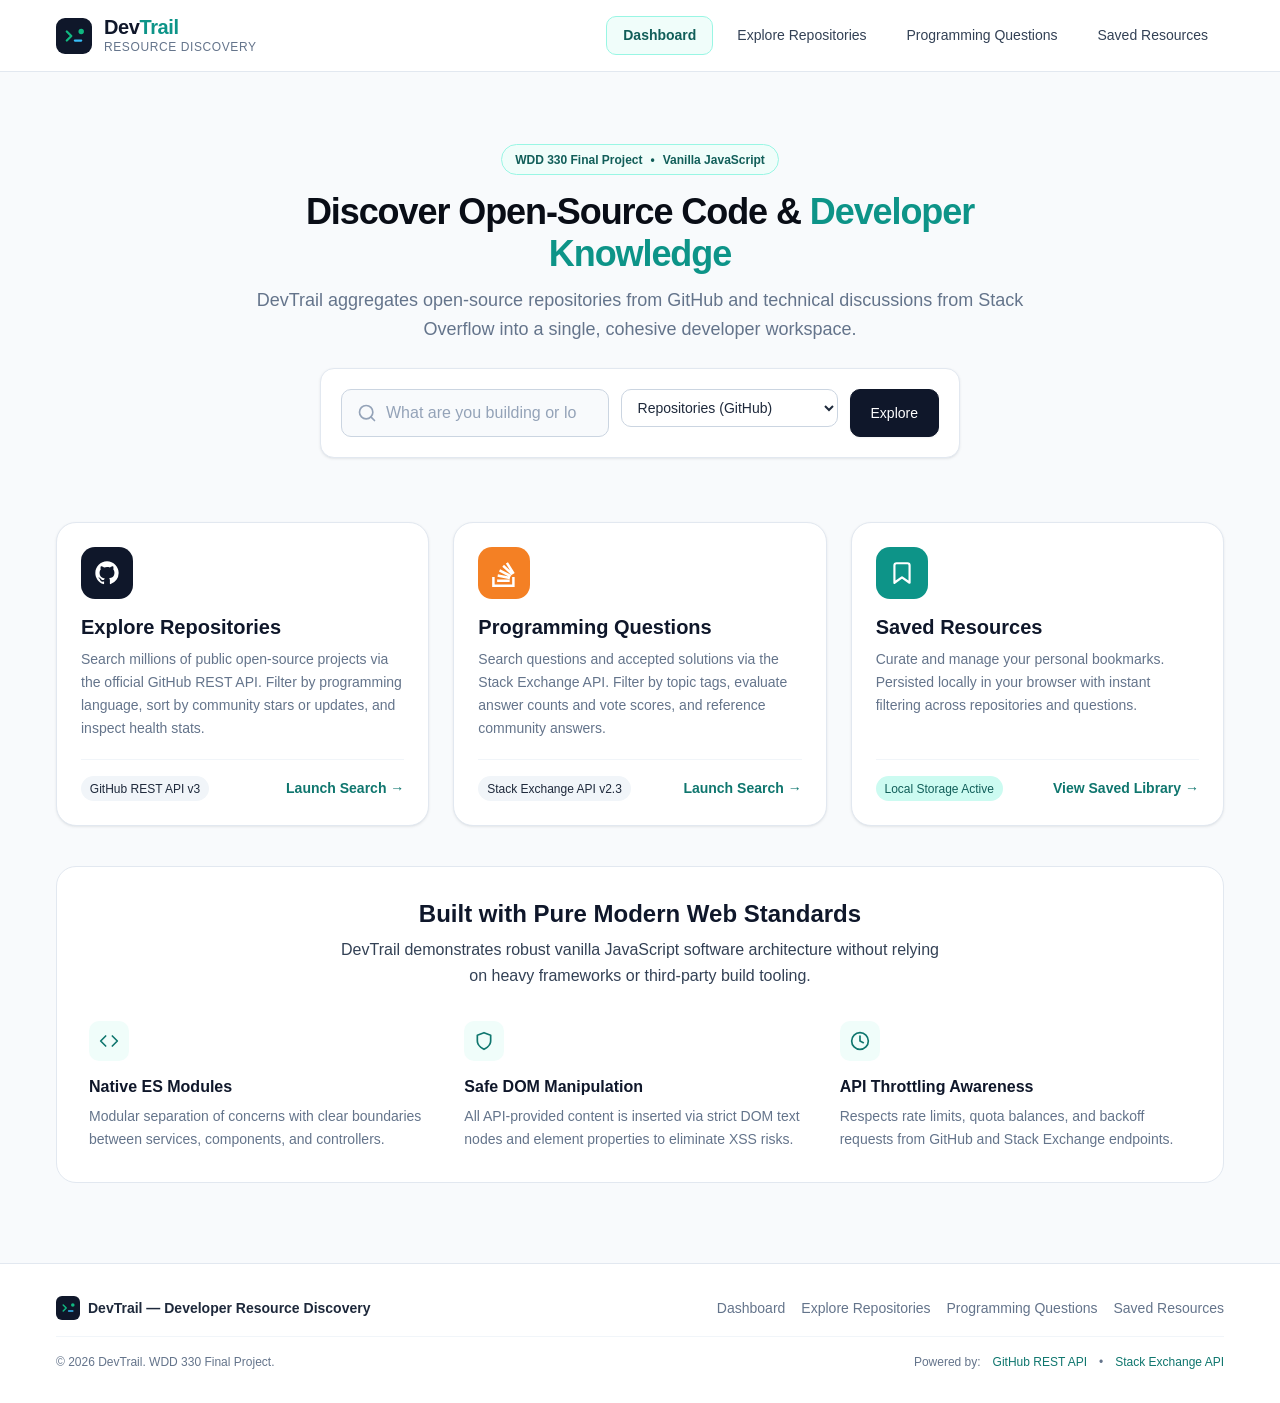
<file: index.html>
<!DOCTYPE html>
<html lang="en">
<head>
  <meta charset="UTF-8">
  <meta name="viewport" content="width=device-width, initial-scale=1.0">
  <meta name="description" content="DevTrail — Discover open-source repositories and programming solutions via GitHub and Stack Overflow APIs.">
  <title>DevTrail — Developer Resource Discovery</title>
  <link rel="icon" type="image/svg+xml" href="assets/images/favicon.svg">
  <link rel="stylesheet" href="css/styles.css">
</head>
<body>
  <!-- Shared Navigation Header (Rendered by JS Component) -->
  <header id="site-header" class="site-header"></header>

  <!-- Main Content Area -->
  <main id="main-content" class="main-content">
    <div class="app-container">

      <!-- Hero Section -->
      <section class="hero-section" aria-labelledby="hero-title">
        <div class="hero-pill">
          <span>WDD 330 Final Project</span>
          <span>•</span>
          <span>Vanilla JavaScript</span>
        </div>
        <h1 id="hero-title" class="hero-title">
          Discover Open-Source Code &amp; <span class="gradient-text">Developer Knowledge</span>
        </h1>
        <p class="hero-description">
          DevTrail aggregates open-source repositories from GitHub and technical discussions from Stack Overflow into a single, cohesive developer workspace.
        </p>

        <!-- Quick Search Form -->
        <div class="search-filter-card" style="max-width: 640px; margin: 0 auto var(--space-8);">
          <form id="hero-quick-search-form" class="search-form" role="search" aria-label="Quick Resource Discovery">
            <div class="search-input-row">
              <div class="search-field-wrap">
                <label for="hero-query-input" class="sr-only">Search keyword</label>
                <span class="search-field-icon" aria-hidden="true">
                  <svg xmlns="http://www.w3.org/2000/svg" viewBox="0 0 24 24" width="20" height="20" fill="none" stroke="currentColor" stroke-width="2" stroke-linecap="round" stroke-linejoin="round">
                    <circle cx="11" cy="11" r="8"></circle>
                    <line x1="21" y1="21" x2="16.65" y2="16.65"></line>
                  </svg>
                </span>
                <input
                  type="search"
                  id="hero-query-input"
                  class="form-input"
                  placeholder="What are you building or looking for? (e.g. javascript, async await, algorithms)..."
                  aria-label="Search term"
                  required
                >
              </div>
              <label for="hero-target-select" class="sr-only">Discovery Target</label>
              <select id="hero-target-select" class="form-select" aria-label="Select resource type">
                <option value="repositories">Repositories (GitHub)</option>
                <option value="questions">Questions (Stack Overflow)</option>
              </select>
              <button type="submit" class="btn btn-primary btn-search">
                Explore
              </button>
            </div>
          </form>
        </div>
      </section>

      <!-- Prominent Discovery Portals -->
      <section class="dashboard-portals" aria-label="Main Discovery Portals">
        
        <!-- Portal: Repositories -->
        <article class="portal-card">
          <div class="portal-icon-box repo-box" aria-hidden="true">
            <svg xmlns="http://www.w3.org/2000/svg" viewBox="0 0 24 24" width="28" height="28" fill="currentColor">
              <path fill-rule="evenodd" clip-rule="evenodd" d="M12 2C6.477 2 2 6.484 2 12.017c0 4.425 2.865 8.18 6.839 9.504.5.092.682-.217.682-.483 0-.237-.008-.868-.013-1.703-2.782.605-3.369-1.343-3.369-1.343-.454-1.158-1.11-1.466-1.11-1.466-.908-.62.069-.608.069-.608 1.003.07 1.53 1.032 1.53 1.032.892 1.53 2.341 1.088 2.91.832.092-.647.35-1.088.636-1.338-2.22-.253-4.555-1.113-4.555-4.951 0-1.093.39-1.988 1.029-2.688-.103-.253-.446-1.272.098-2.65 0 0 .84-.27 2.75 1.026A9.564 9.564 0 0112 6.844c.85.004 1.705.115 2.504.337 1.909-1.296 2.747-1.027 2.747-1.027.546 1.379.202 2.398.1 2.651.64.7 1.028 1.595 1.028 2.688 0 3.848-2.339 4.695-4.566 4.943.359.309.678.92.678 1.855 0 1.338-.012 2.419-.012 2.747 0 .268.18.58.688.482A10.019 10.019 0 0022 12.017C22 6.484 17.522 2 12 2z"></path>
            </svg>
          </div>
          <h2 class="portal-title">Explore Repositories</h2>
          <p class="portal-desc">
            Search millions of public open-source projects via the official GitHub REST API. Filter by programming language, sort by community stars or updates, and inspect health stats.
          </p>
          <div class="portal-meta">
            <span class="badge badge-navy">GitHub REST API v3</span>
            <a href="repositories.html" class="portal-link-text">
              Launch Search &rarr;
            </a>
          </div>
        </article>

        <!-- Portal: Programming Questions -->
        <article class="portal-card">
          <div class="portal-icon-box question-box" aria-hidden="true">
            <svg xmlns="http://www.w3.org/2000/svg" viewBox="0 0 24 24" width="28" height="28" fill="currentColor">
              <path d="M18.986 21.865v-6.408h2.134V24H1.845v-8.543h2.133v6.408h15.008zM6.111 19.731H16.85v-2.134H6.111v2.134zm.278-4.542l10.457 2.193.44-2.088-10.457-2.193-.44 2.088zm1.31-4.484l9.535 4.887.973-1.898-9.535-4.887-.973 1.898zm2.846-4.148l7.842 7.278 1.439-1.55-7.842-7.278-1.439 1.55zm4.846-3.839l-1.802 1.107 5.766 9.387 1.802-1.107-5.766-9.387z"/>
            </svg>
          </div>
          <h2 class="portal-title">Programming Questions</h2>
          <p class="portal-desc">
            Search questions and accepted solutions via the Stack Exchange API. Filter by topic tags, evaluate answer counts and vote scores, and reference community answers.
          </p>
          <div class="portal-meta">
            <span class="badge badge-navy">Stack Exchange API v2.3</span>
            <a href="questions.html" class="portal-link-text">
              Launch Search &rarr;
            </a>
          </div>
        </article>

        <!-- Portal: Saved Resources -->
        <article class="portal-card">
          <div class="portal-icon-box saved-box" aria-hidden="true">
            <svg xmlns="http://www.w3.org/2000/svg" viewBox="0 0 24 24" width="26" height="26" fill="none" stroke="currentColor" stroke-width="2" stroke-linecap="round" stroke-linejoin="round">
              <path d="M19 21l-7-5-7 5V5a2 2 0 0 1 2-2h10a2 2 0 0 1 2 2z"></path>
            </svg>
          </div>
          <h2 class="portal-title">Saved Resources</h2>
          <p class="portal-desc">
            Curate and manage your personal bookmarks. Persisted locally in your browser with instant filtering across repositories and questions.
          </p>
          <div class="portal-meta">
            <span class="badge badge-mint">Local Storage Active</span>
            <a href="saved.html" class="portal-link-text">
              View Saved Library &rarr;
            </a>
          </div>
        </article>

      </section>

      <!-- Architecture & Design Highlights -->
      <section class="features-section" aria-labelledby="features-heading">
        <div class="section-header">
          <h2 id="features-heading" class="section-title">Built with Pure Modern Web Standards</h2>
          <p>
            DevTrail demonstrates robust vanilla JavaScript software architecture without relying on heavy frameworks or third-party build tooling.
          </p>
        </div>

        <div class="features-grid">
          <div class="feature-item">
            <div class="feature-icon-circle" aria-hidden="true">
              <svg xmlns="http://www.w3.org/2000/svg" viewBox="0 0 24 24" width="20" height="20" fill="none" stroke="currentColor" stroke-width="2" stroke-linecap="round" stroke-linejoin="round">
                <polyline points="16 18 22 12 16 6"></polyline>
                <polyline points="8 6 2 12 8 18"></polyline>
              </svg>
            </div>
            <h3 class="feature-title">Native ES Modules</h3>
            <p class="feature-desc">Modular separation of concerns with clear boundaries between services, components, and controllers.</p>
          </div>

          <div class="feature-item">
            <div class="feature-icon-circle" aria-hidden="true">
              <svg xmlns="http://www.w3.org/2000/svg" viewBox="0 0 24 24" width="20" height="20" fill="none" stroke="currentColor" stroke-width="2" stroke-linecap="round" stroke-linejoin="round">
                <path d="M12 22s8-4 8-10V5l-8-3-8 3v7c0 6 8 10 8 10z"></path>
              </svg>
            </div>
            <h3 class="feature-title">Safe DOM Manipulation</h3>
            <p class="feature-desc">All API-provided content is inserted via strict DOM text nodes and element properties to eliminate XSS risks.</p>
          </div>

          <div class="feature-item">
            <div class="feature-icon-circle" aria-hidden="true">
              <svg xmlns="http://www.w3.org/2000/svg" viewBox="0 0 24 24" width="20" height="20" fill="none" stroke="currentColor" stroke-width="2" stroke-linecap="round" stroke-linejoin="round">
                <circle cx="12" cy="12" r="10"></circle>
                <polyline points="12 6 12 12 16 14"></polyline>
              </svg>
            </div>
            <h3 class="feature-title">API Throttling Awareness</h3>
            <p class="feature-desc">Respects rate limits, quota balances, and backoff requests from GitHub and Stack Exchange endpoints.</p>
          </div>
        </div>
      </section>

    </div>
  </main>

  <!-- Shared Footer (Rendered by JS Component) -->
  <footer id="site-footer" class="site-footer"></footer>

  <!-- Page Controller Module -->
  <script type="module" src="js/modules/dashboard-page.js"></script>
</body>
</html>
</file>
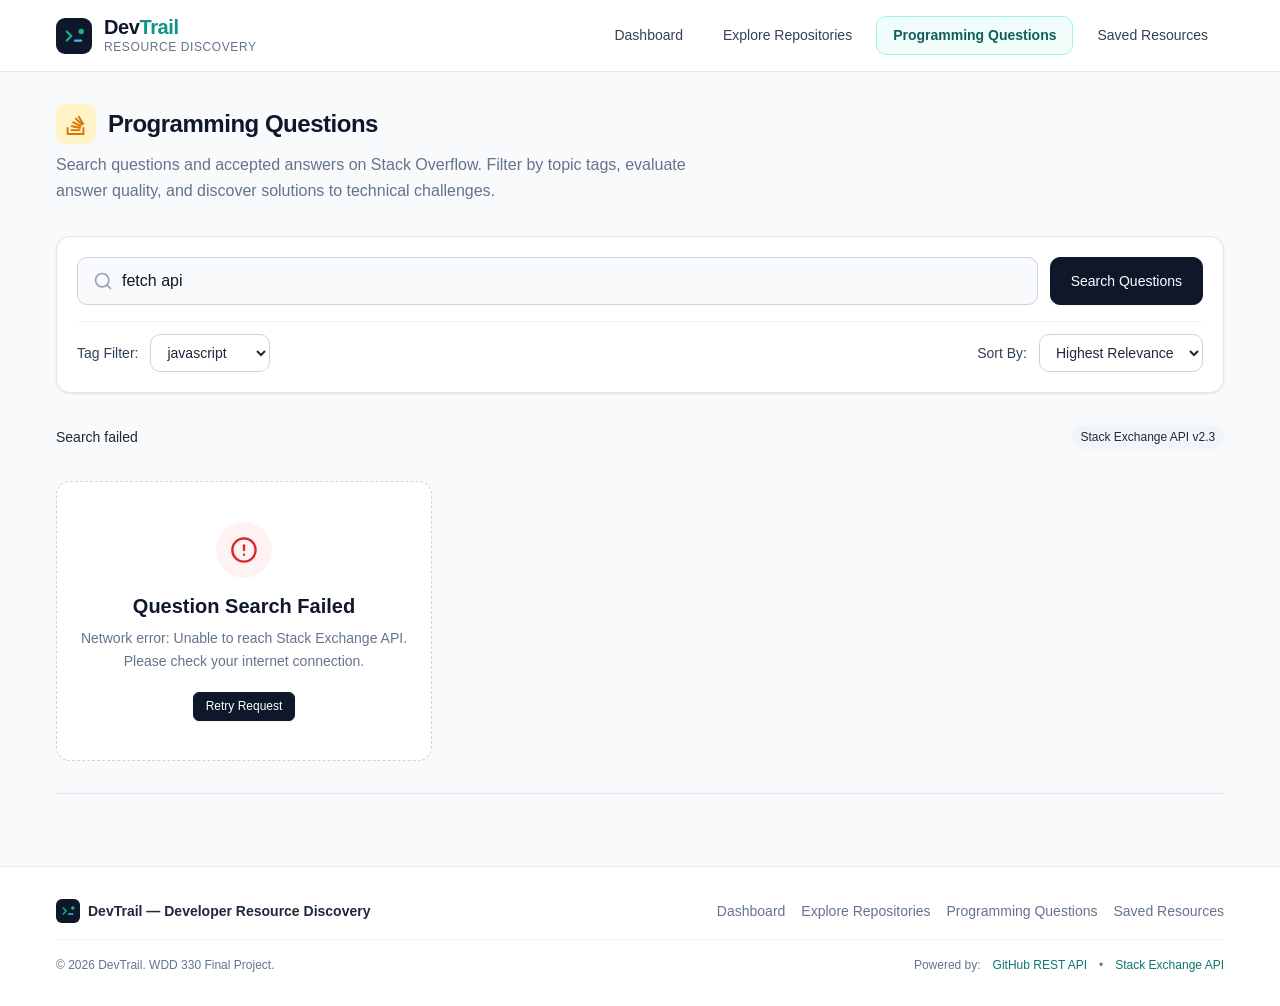
<file: questions.html>
<!DOCTYPE html>
<html lang="en">
<head>
  <meta charset="UTF-8">
  <meta name="viewport" content="width=device-width, initial-scale=1.0">
  <meta name="description" content="Discover programming questions, discussions, and accepted answers via the Stack Exchange API on Stack Overflow.">
  <title>Programming Questions — DevTrail</title>
  <link rel="icon" type="image/svg+xml" href="assets/images/favicon.svg">
  <link rel="stylesheet" href="css/styles.css">
</head>
<body>
  <!-- Shared Navigation Header -->
  <header id="site-header" class="site-header"></header>

  <!-- Main Content -->
  <main id="main-content" class="main-content">
    <div class="app-container">

      <!-- Page Header -->
      <header class="page-header">
        <div class="page-header-top">
          <div class="page-header-icon" aria-hidden="true" style="background-color: #FEF3C7; color: #D97706;">
            <svg xmlns="http://www.w3.org/2000/svg" viewBox="0 0 24 24" width="22" height="22" fill="currentColor">
              <path d="M18.986 21.865v-6.408h2.134V24H1.845v-8.543h2.133v6.408h15.008zM6.111 19.731H16.85v-2.134H6.111v2.134zm.278-4.542l10.457 2.193.44-2.088-10.457-2.193-.44 2.088zm1.31-4.484l9.535 4.887.973-1.898-9.535-4.887-.973 1.898zm2.846-4.148l7.842 7.278 1.439-1.55-7.842-7.278-1.439 1.55zm4.846-3.839l-1.802 1.107 5.766 9.387 1.802-1.107-5.766-9.387z"/>
            </svg>
          </div>
          <h1 class="page-title">Programming Questions</h1>
        </div>
        <p class="page-subtitle">
          Search questions and accepted answers on Stack Overflow. Filter by topic tags, evaluate answer quality, and discover solutions to technical challenges.
        </p>
      </header>

      <!-- Search & Filter Card -->
      <section class="search-filter-card" aria-label="Question Search Filters">
        <form id="question-search-form" class="search-form" role="search">
          <div class="search-input-row">
            <div class="search-field-wrap">
              <label for="question-query-input" class="sr-only">Search questions</label>
              <span class="search-field-icon" aria-hidden="true">
                <svg xmlns="http://www.w3.org/2000/svg" viewBox="0 0 24 24" width="20" height="20" fill="none" stroke="currentColor" stroke-width="2" stroke-linecap="round" stroke-linejoin="round">
                  <circle cx="11" cy="11" r="8"></circle>
                  <line x1="21" y1="21" x2="16.65" y2="16.65"></line>
                </svg>
              </span>
              <input
                type="search"
                id="question-query-input"
                class="form-input"
                placeholder="Search questions (e.g. promise all error handling, event delegation, flexbox center)..."
                aria-label="Question search keyword"
              >
            </div>
            <button type="submit" class="btn btn-primary btn-search">
              Search Questions
            </button>
          </div>

          <div class="filter-row">
            <div class="filter-group">
              <label for="question-tag-select" class="filter-label">Tag Filter:</label>
              <select id="question-tag-select" class="form-select">
                <option value="">All Tags</option>
                <option value="javascript">javascript</option>
                <option value="typescript">typescript</option>
                <option value="python">python</option>
                <option value="html">html</option>
                <option value="css">css</option>
                <option value="reactjs">reactjs</option>
                <option value="node.js">node.js</option>
                <option value="dom">dom</option>
                <option value="api">api</option>
                <option value="async-await">async-await</option>
                <option value="git">git</option>
                <option value="sql">sql</option>
              </select>
            </div>

            <div class="filter-group">
              <label for="question-sort-select" class="filter-label">Sort By:</label>
              <select id="question-sort-select" class="form-select">
                <option value="relevance">Highest Relevance</option>
                <option value="votes">Highest Votes</option>
                <option value="activity">Recent Activity</option>
                <option value="creation">Newest First</option>
              </select>
            </div>
          </div>
        </form>
      </section>

      <!-- Feedback & Status Bar -->
      <div class="search-feedback-bar" aria-live="polite">
        <span id="question-results-count" class="results-count">Preparing question search...</span>
        <span id="question-quota-badge" class="badge badge-navy">Stack Exchange API v2.3</span>
      </div>

      <!-- Results Grid -->
      <section id="question-results-grid" class="resource-grid" aria-label="Question Search Results">
        <!-- Rendered dynamically by question-page.js -->
      </section>

      <!-- Pagination Controls -->
      <nav id="question-pagination" class="pagination-controls" aria-label="Question search pagination">
        <!-- Rendered dynamically by question-page.js -->
      </nav>

    </div>
  </main>

  <!-- Shared Footer -->
  <footer id="site-footer" class="site-footer"></footer>

  <!-- Page Controller Module -->
  <script type="module" src="js/modules/question-page.js"></script>
</body>
</html>
</file>
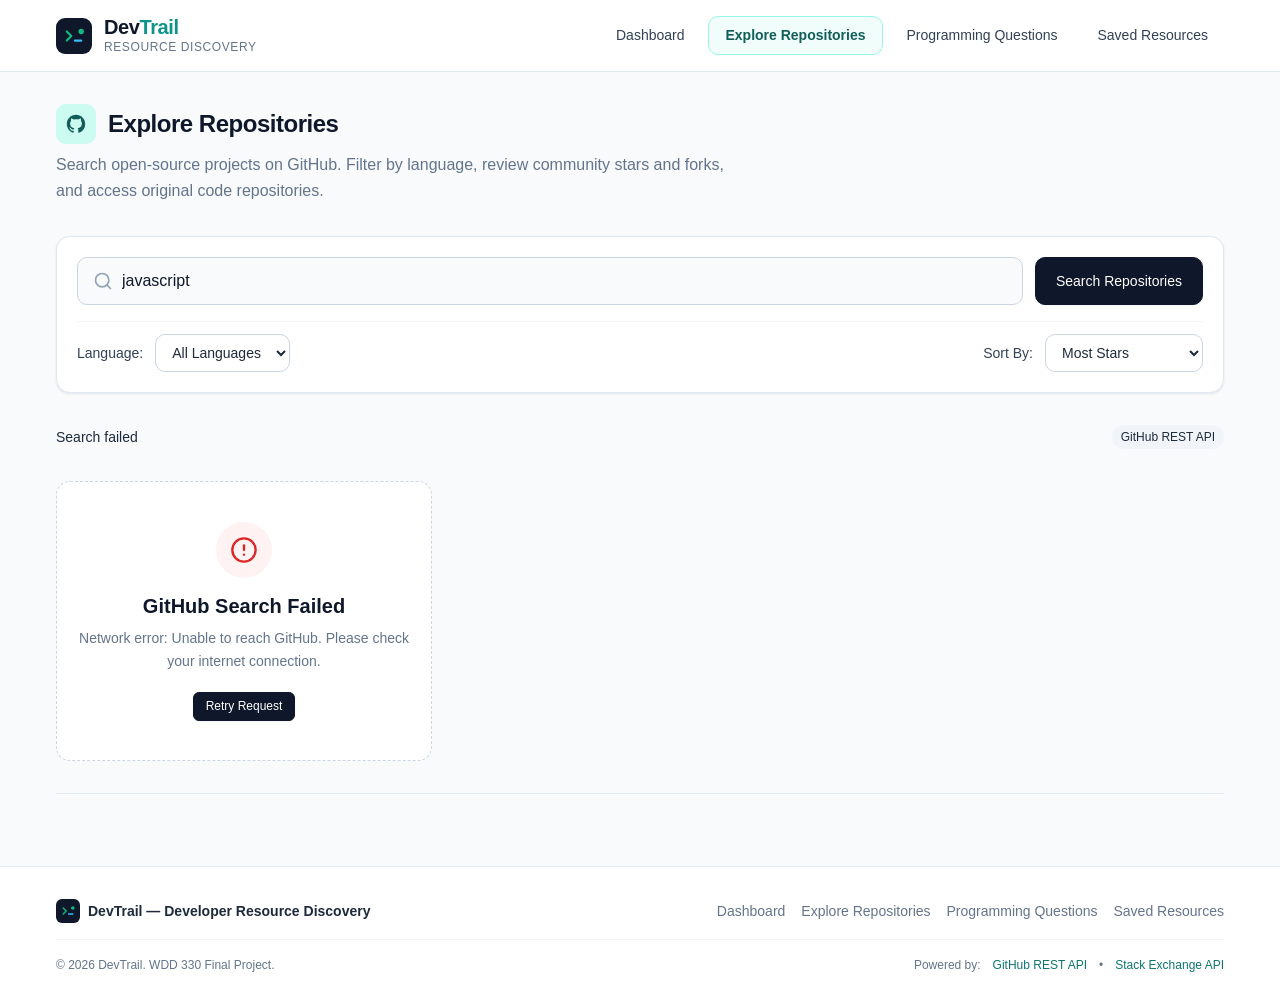
<file: repositories.html>
<!DOCTYPE html>
<html lang="en">
<head>
  <meta charset="UTF-8">
  <meta name="viewport" content="width=device-width, initial-scale=1.0">
  <meta name="description" content="Search public open-source repositories on GitHub. Filter by programming language, evaluate stars and forks.">
  <title>Explore Repositories — DevTrail</title>
  <link rel="icon" type="image/svg+xml" href="assets/images/favicon.svg">
  <link rel="stylesheet" href="css/styles.css">
</head>
<body>
  <!-- Shared Navigation Header -->
  <header id="site-header" class="site-header"></header>

  <!-- Main Content -->
  <main id="main-content" class="main-content">
    <div class="app-container">

      <!-- Page Header -->
      <header class="page-header">
        <div class="page-header-top">
          <div class="page-header-icon" aria-hidden="true">
            <svg xmlns="http://www.w3.org/2000/svg" viewBox="0 0 24 24" width="22" height="22" fill="currentColor">
              <path fill-rule="evenodd" clip-rule="evenodd" d="M12 2C6.477 2 2 6.484 2 12.017c0 4.425 2.865 8.18 6.839 9.504.5.092.682-.217.682-.483 0-.237-.008-.868-.013-1.703-2.782.605-3.369-1.343-3.369-1.343-.454-1.158-1.11-1.466-1.11-1.466-.908-.62.069-.608.069-.608 1.003.07 1.53 1.032 1.53 1.032.892 1.53 2.341 1.088 2.91.832.092-.647.35-1.088.636-1.338-2.22-.253-4.555-1.113-4.555-4.951 0-1.093.39-1.988 1.029-2.688-.103-.253-.446-1.272.098-2.65 0 0 .84-.27 2.75 1.026A9.564 9.564 0 0112 6.844c.85.004 1.705.115 2.504.337 1.909-1.296 2.747-1.027 2.747-1.027.546 1.379.202 2.398.1 2.651.64.7 1.028 1.595 1.028 2.688 0 3.848-2.339 4.695-4.566 4.943.359.309.678.92.678 1.855 0 1.338-.012 2.419-.012 2.747 0 .268.18.58.688.482A10.019 10.019 0 0022 12.017C22 6.484 17.522 2 12 2z"></path>
            </svg>
          </div>
          <h1 class="page-title">Explore Repositories</h1>
        </div>
        <p class="page-subtitle">
          Search open-source projects on GitHub. Filter by language, review community stars and forks, and access original code repositories.
        </p>
      </header>

      <!-- Search & Filter Card -->
      <section class="search-filter-card" aria-label="Repository Search Filters">
        <form id="repo-search-form" class="search-form" role="search">
          <div class="search-input-row">
            <div class="search-field-wrap">
              <label for="repo-query-input" class="sr-only">Search repositories</label>
              <span class="search-field-icon" aria-hidden="true">
                <svg xmlns="http://www.w3.org/2000/svg" viewBox="0 0 24 24" width="20" height="20" fill="none" stroke="currentColor" stroke-width="2" stroke-linecap="round" stroke-linejoin="round">
                  <circle cx="11" cy="11" r="8"></circle>
                  <line x1="21" y1="21" x2="16.65" y2="16.65"></line>
                </svg>
              </span>
              <input
                type="search"
                id="repo-query-input"
                class="form-input"
                placeholder="Search repositories (e.g. express, tailwind, algorithm, nextjs)..."
                aria-label="Repository search keyword"
              >
            </div>
            <button type="submit" class="btn btn-primary btn-search">
              Search Repositories
            </button>
          </div>

          <div class="filter-row">
            <div class="filter-group">
              <label for="repo-language-select" class="filter-label">Language:</label>
              <select id="repo-language-select" class="form-select">
                <option value="">All Languages</option>
                <option value="JavaScript">JavaScript</option>
                <option value="TypeScript">TypeScript</option>
                <option value="Python">Python</option>
                <option value="HTML">HTML</option>
                <option value="CSS">CSS</option>
                <option value="Rust">Rust</option>
                <option value="Go">Go</option>
                <option value="Java">Java</option>
                <option value="C++">C++</option>
                <option value="PHP">PHP</option>
                <option value="Ruby">Ruby</option>
                <option value="Kotlin">Kotlin</option>
                <option value="Swift">Swift</option>
              </select>
            </div>

            <div class="filter-group">
              <label for="repo-sort-select" class="filter-label">Sort By:</label>
              <select id="repo-sort-select" class="form-select">
                <option value="stars">Most Stars</option>
                <option value="updated">Recently Updated</option>
              </select>
            </div>
          </div>
        </form>
      </section>

      <!-- Feedback & Status Bar -->
      <div class="search-feedback-bar" aria-live="polite">
        <span id="repo-results-count" class="results-count">Preparing repository search...</span>
        <span id="repo-rate-limit-badge" class="badge badge-navy">GitHub REST API</span>
      </div>

      <!-- Results Grid -->
      <section id="repo-results-grid" class="resource-grid" aria-label="Repository Search Results">
        <!-- Rendered dynamically by repo-page.js -->
      </section>

      <!-- Pagination Controls -->
      <nav id="repo-pagination" class="pagination-controls" aria-label="Repository search pagination">
        <!-- Rendered dynamically by repo-page.js -->
      </nav>

    </div>
  </main>

  <!-- Shared Footer -->
  <footer id="site-footer" class="site-footer"></footer>

  <!-- Page Controller Module -->
  <script type="module" src="js/modules/repo-page.js"></script>
</body>
</html>
</file>
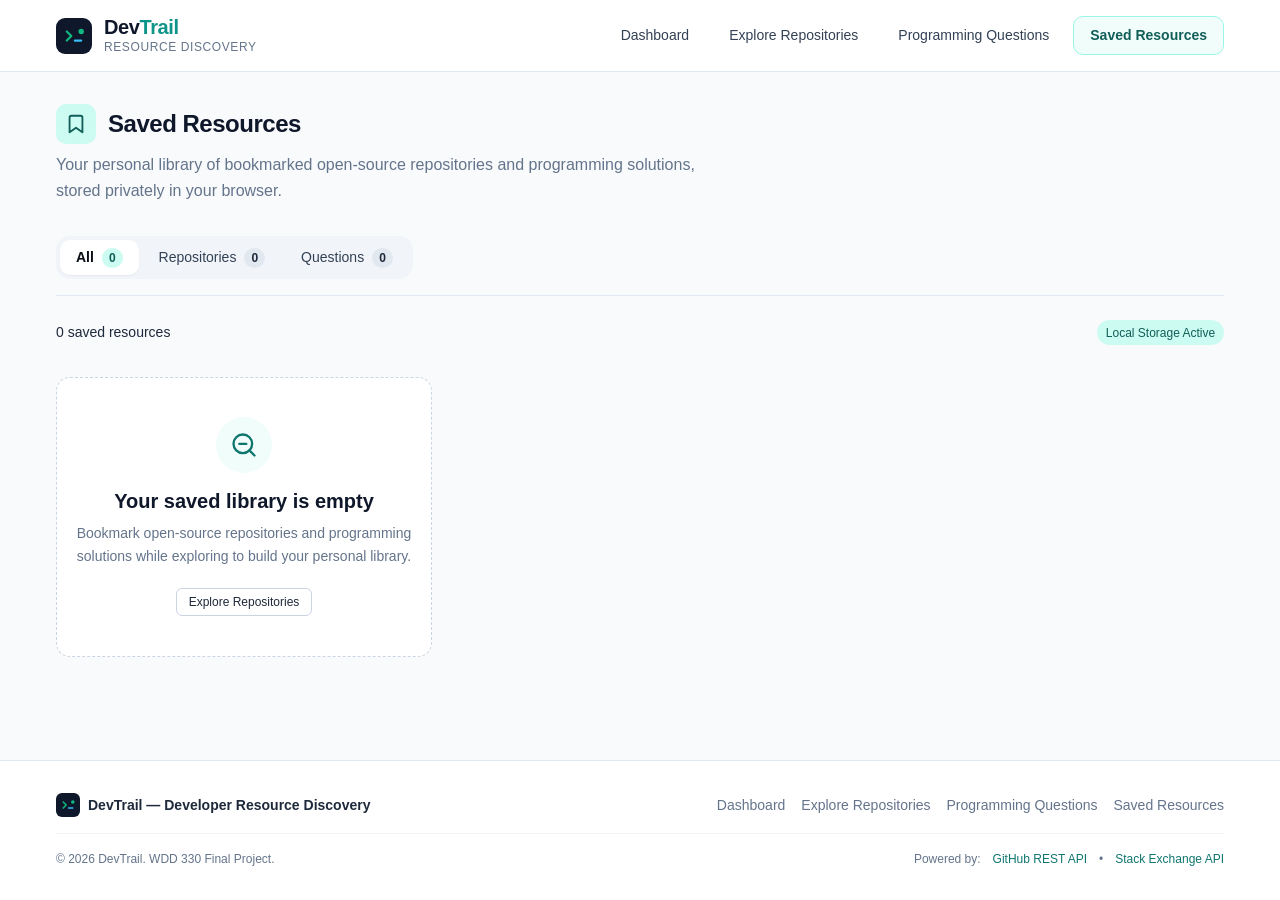
<file: saved.html>
<!DOCTYPE html>
<html lang="en">
<head>
  <meta charset="UTF-8">
  <meta name="viewport" content="width=device-width, initial-scale=1.0">
  <meta name="description" content="Your personal collection of bookmarked open-source repositories and programming questions saved locally in DevTrail.">
  <title>Saved Resources — DevTrail</title>
  <link rel="icon" type="image/svg+xml" href="assets/images/favicon.svg">
  <link rel="stylesheet" href="css/styles.css">
</head>
<body>
  <!-- Shared Navigation Header -->
  <header id="site-header" class="site-header"></header>

  <!-- Main Content -->
  <main id="main-content" class="main-content">
    <div class="app-container">

      <!-- Page Header -->
      <header class="page-header">
        <div class="page-header-top">
          <div class="page-header-icon" aria-hidden="true">
            <svg xmlns="http://www.w3.org/2000/svg" viewBox="0 0 24 24" width="22" height="22" fill="none" stroke="currentColor" stroke-width="2" stroke-linecap="round" stroke-linejoin="round">
              <path d="M19 21l-7-5-7 5V5a2 2 0 0 1 2-2h10a2 2 0 0 1 2 2z"></path>
            </svg>
          </div>
          <h1 class="page-title">Saved Resources</h1>
        </div>
        <p class="page-subtitle">
          Your personal library of bookmarked open-source repositories and programming solutions, stored privately in your browser.
        </p>
      </header>

      <!-- Saved Library Controls Toolbar -->
      <section class="saved-controls-bar" aria-label="Saved resources filtering and options">
        <div id="saved-filter-tabs" class="filter-tabs" role="tablist" aria-label="Filter saved items by type">
          <button type="button" class="tab-btn active" role="tab" aria-selected="true" data-type="all">
            All <span class="tab-badge" id="count-badge-all">0</span>
          </button>
          <button type="button" class="tab-btn" role="tab" aria-selected="false" data-type="repository">
            Repositories <span class="tab-badge" id="count-badge-repos">0</span>
          </button>
          <button type="button" class="tab-btn" role="tab" aria-selected="false" data-type="question">
            Questions <span class="tab-badge" id="count-badge-questions">0</span>
          </button>
        </div>

        <button type="button" id="btn-clear-all" class="btn btn-outline btn-sm" style="display: none;">
          Clear All
        </button>
      </section>

      <!-- Status Bar -->
      <div class="search-feedback-bar" aria-live="polite">
        <span id="saved-results-count" class="results-count">Loading saved resources...</span>
        <span class="badge badge-mint">Local Storage Active</span>
      </div>

      <!-- Saved Resources Grid -->
      <section id="saved-results-grid" class="resource-grid" aria-label="Saved resources list">
        <!-- Rendered dynamically by saved-page.js -->
      </section>

    </div>
  </main>

  <!-- Shared Footer -->
  <footer id="site-footer" class="site-footer"></footer>

  <!-- Page Controller Module -->
  <script type="module" src="js/modules/saved-page.js"></script>
</body>
</html>
</file>
<file: css/styles.css>
/**
 * DevTrail Main Stylesheet
 * Integrates tokens, base styling, layouts, and components.
 */
@import "variables.css";
@import "base.css";
@import "layout.css";
@import "components.css";
</file>
